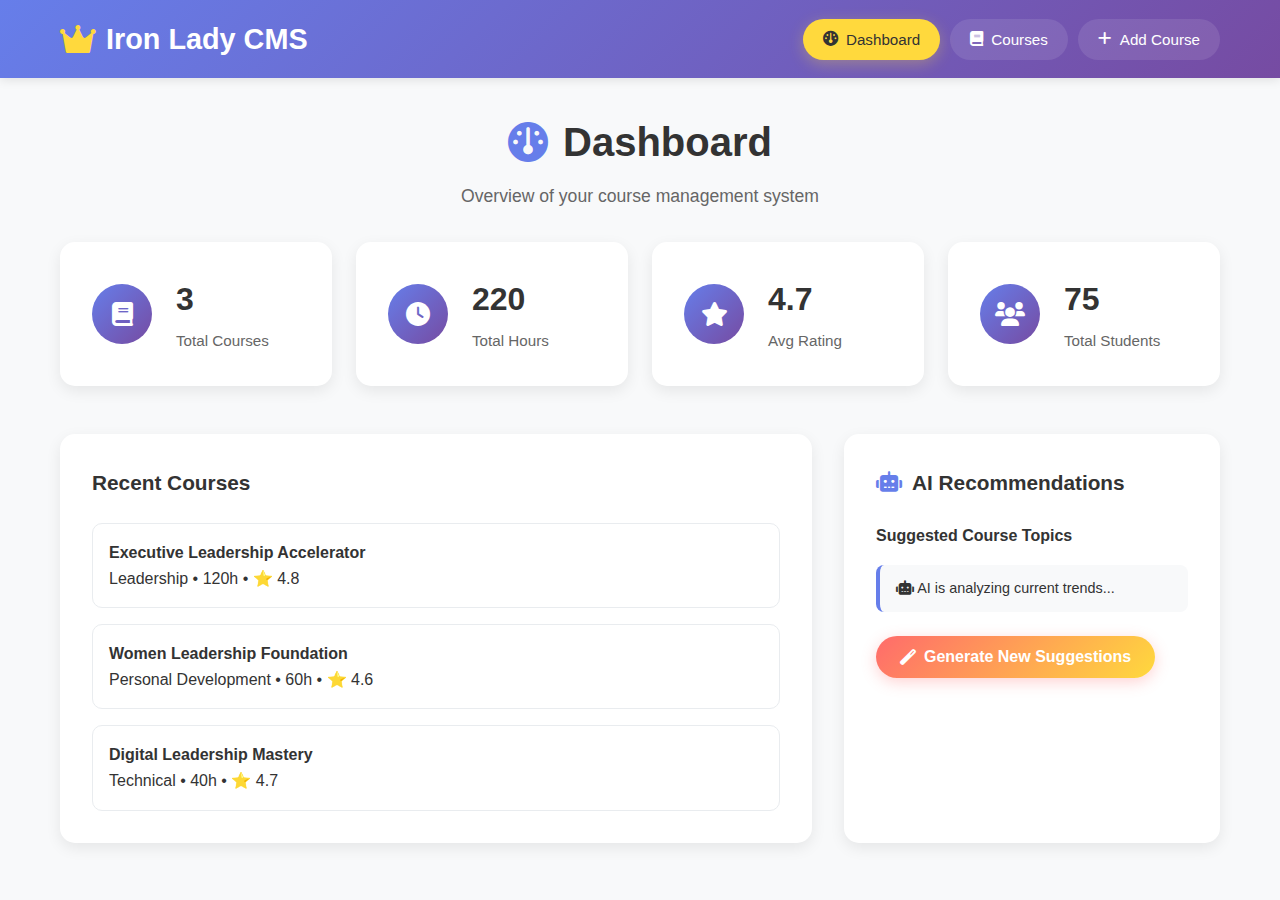
<file: task2-simple-app/index.html>
<!DOCTYPE html>
<html lang="en">
<head>
    <meta charset="UTF-8">
    <meta name="viewport" content="width=device-width, initial-scale=1.0">
    <title>Iron Lady Course Management System</title>
    <link rel="stylesheet" href="styles.css">
    <link rel="stylesheet" href="https://cdnjs.cloudflare.com/ajax/libs/font-awesome/6.0.0/css/all.min.css">
</head>
<body>
    <!-- Header -->
    <header class="header">
        <div class="container">
            <div class="logo">
                <i class="fas fa-crown"></i>
                <h1>Iron Lady CMS</h1>
            </div>
            <nav class="nav">
                <button class="nav-btn active" onclick="showSection('dashboard')">
                    <i class="fas fa-dashboard"></i> Dashboard
                </button>
                <button class="nav-btn" onclick="showSection('courses')">
                    <i class="fas fa-book"></i> Courses
                </button>
                <button class="nav-btn" onclick="showSection('add-course')">
                    <i class="fas fa-plus"></i> Add Course
                </button>
            </nav>
        </div>
    </header>

    <main class="main">
        <!-- Dashboard Section -->
        <section id="dashboard" class="section active">
            <div class="container">
                <div class="section-header">
                    <h2><i class="fas fa-dashboard"></i> Dashboard</h2>
                    <p>Overview of your course management system</p>
                </div>

                <div class="stats-grid">
                    <div class="stat-card">
                        <div class="stat-icon">
                            <i class="fas fa-book"></i>
                        </div>
                        <div class="stat-content">
                            <h3 id="totalCourses">0</h3>
                            <p>Total Courses</p>
                        </div>
                    </div>
                    <div class="stat-card">
                        <div class="stat-icon">
                            <i class="fas fa-clock"></i>
                        </div>
                        <div class="stat-content">
                            <h3 id="totalDuration">0</h3>
                            <p>Total Hours</p>
                        </div>
                    </div>
                    <div class="stat-card">
                        <div class="stat-icon">
                            <i class="fas fa-star"></i>
                        </div>
                        <div class="stat-content">
                            <h3 id="avgRating">0</h3>
                            <p>Avg Rating</p>
                        </div>
                    </div>
                    <div class="stat-card">
                        <div class="stat-icon">
                            <i class="fas fa-users"></i>
                        </div>
                        <div class="stat-content">
                            <h3 id="totalStudents">0</h3>
                            <p>Total Students</p>
                        </div>
                    </div>
                </div>

                <div class="dashboard-content">
                    <div class="recent-courses">
                        <h3>Recent Courses</h3>
                        <div id="recentCoursesList" class="courses-preview">
                            <!-- Recent courses will be populated here -->
                        </div>
                    </div>
                    
                    <div class="ai-recommendations">
                        <h3><i class="fas fa-robot"></i> AI Recommendations</h3>
                        <div class="recommendation-card">
                            <h4>Suggested Course Topics</h4>
                            <div id="aiSuggestions" class="ai-suggestions-list">
                                <!-- AI suggestions will be populated here -->
                            </div>
                            <button class="btn btn-ai" onclick="generateAISuggestions()">
                                <i class="fas fa-magic"></i> Generate New Suggestions
                            </button>
                        </div>
                    </div>
                </div>
            </div>
        </section>

        <!-- Courses Section -->
        <section id="courses" class="section">
            <div class="container">
                <div class="section-header">
                    <h2><i class="fas fa-book"></i> All Courses</h2>
                    <div class="controls">
                        <div class="search-box">
                            <i class="fas fa-search"></i>
                            <input type="text" id="searchInput" placeholder="Search courses..." onkeyup="filterCourses()">
                        </div>
                        <select id="filterCategory" onchange="filterCourses()">
                            <option value="">All Categories</option>
                            <option value="Leadership">Leadership</option>
                            <option value="Management">Management</option>
                            <option value="Communication">Communication</option>
                            <option value="Technical">Technical</option>
                            <option value="Personal Development">Personal Development</option>
                        </select>
                        <select id="sortBy" onchange="sortCourses()">
                            <option value="name">Sort by Name</option>
                            <option value="date">Sort by Date</option>
                            <option value="duration">Sort by Duration</option>
                            <option value="rating">Sort by Rating</option>
                        </select>
                    </div>
                </div>

                <div id="coursesList" class="courses-grid">
                    <!-- Courses will be populated here -->
                </div>
            </div>
        </section>

        <!-- Add Course Section -->
        <section id="add-course" class="section">
            <div class="container">
                <div class="section-header">
                    <h2><i class="fas fa-plus"></i> Add New Course</h2>
                    <p>Create a new course for Iron Lady's curriculum</p>
                </div>

                <div class="form-container">
                    <form id="courseForm" class="course-form">
                        <div class="form-grid">
                            <div class="form-group">
                                <label for="courseName">Course Name <span class="required">*</span></label>
                                <input type="text" id="courseName" name="courseName" required>
                                <div class="ai-assist">
                                    <button type="button" class="btn-ai-small" onclick="generateCourseName()">
                                        <i class="fas fa-magic"></i> AI Suggest
                                    </button>
                                </div>
                            </div>

                            <div class="form-group">
                                <label for="courseCategory">Category <span class="required">*</span></label>
                                <select id="courseCategory" name="courseCategory" required>
                                    <option value="">Select Category</option>
                                    <option value="Leadership">Leadership</option>
                                    <option value="Management">Management</option>
                                    <option value="Communication">Communication</option>
                                    <option value="Technical">Technical</option>
                                    <option value="Personal Development">Personal Development</option>
                                </select>
                            </div>

                            <div class="form-group">
                                <label for="courseDuration">Duration (hours) <span class="required">*</span></label>
                                <input type="number" id="courseDuration" name="courseDuration" min="1" max="1000" required>
                            </div>

                            <div class="form-group">
                                <label for="courseRating">Rating (1-5)</label>
                                <div class="rating-input">
                                    <div class="stars" id="starRating">
                                        <span class="star" data-rating="1">⭐</span>
                                        <span class="star" data-rating="2">⭐</span>
                                        <span class="star" data-rating="3">⭐</span>
                                        <span class="star" data-rating="4">⭐</span>
                                        <span class="star" data-rating="5">⭐</span>
                                    </div>
                                    <input type="hidden" id="courseRating" name="courseRating" value="5">
                                </div>
                            </div>

                            <div class="form-group">
                                <label for="coursePrice">Price ($)</label>
                                <input type="number" id="coursePrice" name="coursePrice" min="0" step="0.01">
                            </div>

                            <div class="form-group">
                                <label for="courseStudents">Max Students</label>
                                <input type="number" id="courseStudents" name="courseStudents" min="1" value="25">
                            </div>
                        </div>

                        <div class="form-group full-width">
                            <label for="courseDescription">Description <span class="required">*</span></label>
                            <textarea id="courseDescription" name="courseDescription" rows="4" required></textarea>
                            <div class="ai-assist">
                                <button type="button" class="btn-ai-small" onclick="generateCourseDescription()">
                                    <i class="fas fa-magic"></i> AI Generate Description
                                </button>
                            </div>
                        </div>

                        <div class="form-group full-width">
                            <label for="courseLearningOutcomes">Learning Outcomes</label>
                            <textarea id="courseLearningOutcomes" name="courseLearningOutcomes" rows="3" 
                                placeholder="What will students learn from this course?"></textarea>
                        </div>

                        <div class="form-actions">
                            <button type="button" class="btn btn-secondary" onclick="resetForm()">
                                <i class="fas fa-refresh"></i> Reset
                            </button>
                            <button type="submit" class="btn btn-primary">
                                <i class="fas fa-save"></i> <span id="submitText">Save Course</span>
                            </button>
                        </div>
                    </form>
                </div>
            </div>
        </section>
    </main>

    <!-- Course Detail Modal -->
    <div id="courseModal" class="modal">
        <div class="modal-content">
            <span class="close" onclick="closeModal()">&times;</span>
            <div id="courseDetails">
                <!-- Course details will be populated here -->
            </div>
        </div>
    </div>

    <!-- Toast Notifications -->
    <div id="toast" class="toast">
        <div class="toast-content">
            <i class="fas fa-check-circle"></i>
            <span class="toast-message"></span>
        </div>
    </div>

    <script src="script.js"></script>
</body>
</html>
</file>
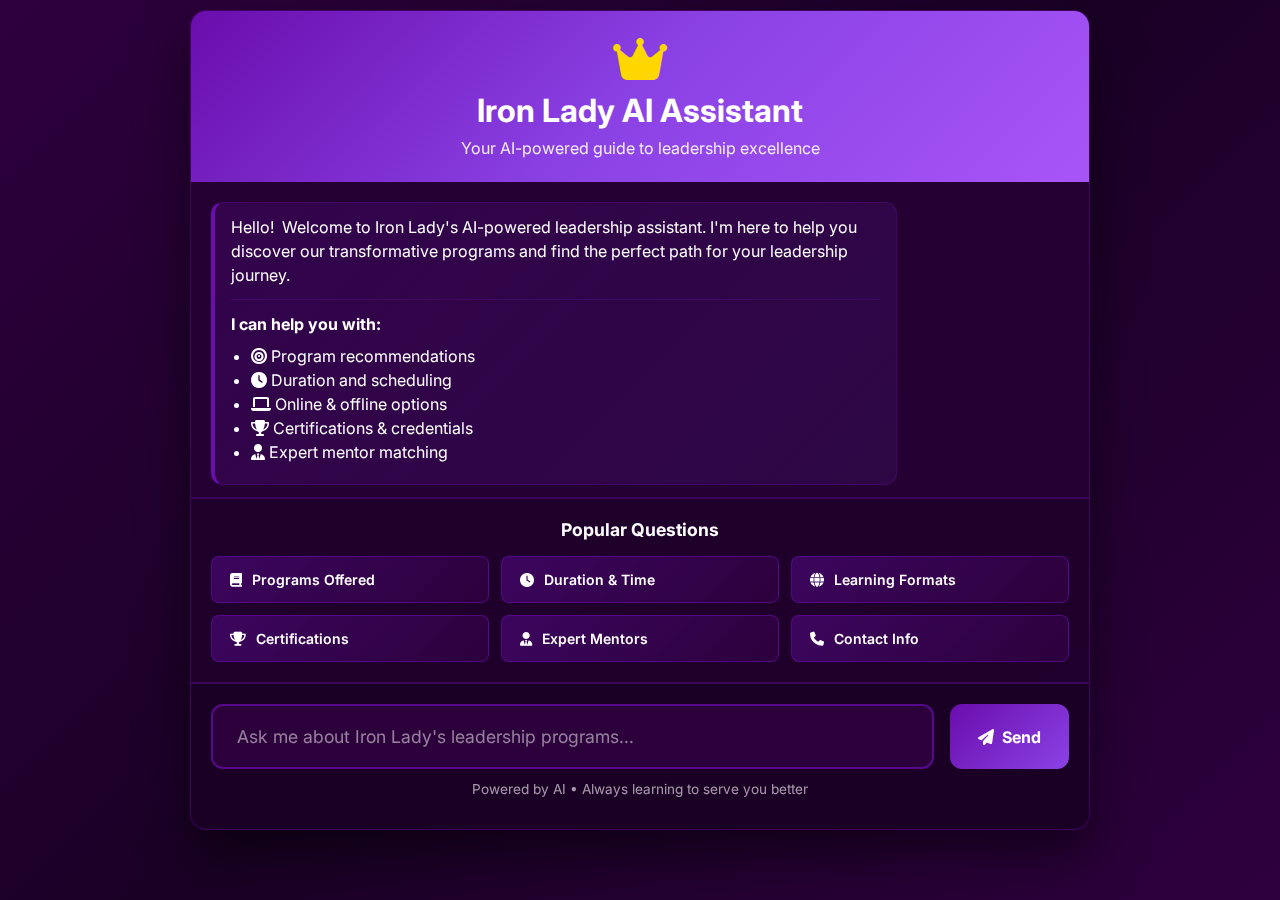
<file: task1-chatbot/index_working.html>
<!DOCTYPE html>
<html lang="en">
<head>
    <meta charset="UTF-8">
    <meta name="viewport" content="width=device-width, initial-scale=1.0">
    <title>Iron Lady AI Chatbot</title>
    <link rel="stylesheet" href="https://cdnjs.cloudflare.com/ajax/libs/font-awesome/6.4.0/css/all.min.css">
    <link href="https://fonts.googleapis.com/css2?family=Inter:wght@400;500;600;700&display=swap" rel="stylesheet">
    <style>
        * {
            margin: 0;
            padding: 0;
            box-sizing: border-box;
        }

        body {
            font-family: 'Inter', system-ui, sans-serif;
            background: linear-gradient(135deg, #2E003E 0%, #1A0025 50%, #2E003E 100%);
            min-height: 100vh;
            color: white;
            padding: 10px;
        }

        .chatbot-container {
            max-width: 900px;
            margin: 0 auto;
            background: rgba(46, 0, 62, 0.95);
            border-radius: 16px;
            box-shadow: 0 25px 50px rgba(0, 0, 0, 0.5);
            border: 1px solid rgba(106, 13, 173, 0.3);
            overflow: hidden;
            backdrop-filter: blur(15px);
        }

        .chatbot-header {
            background: linear-gradient(135deg, #6A0DAD 0%, #8B42E5 50%, #A855F7 100%);
            padding: 24px;
            text-align: center;
        }

        .logo-icon {
            font-size: 3rem;
            color: #FFD700;
            margin-bottom: 8px;
        }

        .chatbot-header h1 {
            font-size: 2rem;
            font-weight: 700;
            margin-bottom: 8px;
        }

        .chatbot-header p {
            font-size: 1rem;
            opacity: 0.9;
        }

        .chat-container {
            height: 500px;
            display: flex;
            flex-direction: column;
        }

        .chat-messages {
            flex: 1;
            overflow-y: auto;
            padding: 20px;
            background: rgba(26, 0, 37, 0.4);
        }

        .message {
            margin-bottom: 16px;
            padding: 12px 16px;
            border-radius: 12px;
            max-width: 80%;
            line-height: 1.5;
        }

        .bot-message {
            background: linear-gradient(135deg, rgba(106, 13, 173, 0.2), rgba(139, 66, 229, 0.1));
            border: 1px solid rgba(106, 13, 173, 0.3);
            border-left: 4px solid #6A0DAD;
            margin-right: auto;
        }

        .user-message {
            background: linear-gradient(135deg, rgba(168, 85, 247, 0.2), rgba(106, 13, 173, 0.1));
            border: 1px solid rgba(168, 85, 247, 0.3);
            border-right: 4px solid #A855F7;
            margin-left: auto;
            text-align: right;
        }

        .quick-actions {
            padding: 20px;
            background: rgba(26, 0, 37, 0.7);
            border-top: 2px solid rgba(106, 13, 173, 0.4);
        }

        .quick-actions h3 {
            text-align: center;
            margin-bottom: 16px;
            font-size: 1.1rem;
            color: white;
        }

        .quick-buttons {
            display: grid;
            grid-template-columns: repeat(auto-fit, minmax(250px, 1fr));
            gap: 12px;
        }

        .quick-btn {
            background: linear-gradient(135deg, rgba(106, 13, 173, 0.4), rgba(46, 0, 62, 0.9));
            color: white;
            border: 1px solid rgba(106, 13, 173, 0.6);
            border-radius: 8px;
            padding: 14px 18px;
            font-weight: 600;
            cursor: pointer;
            font-family: inherit;
            font-size: 0.875rem;
            transition: all 0.2s ease;
            display: flex;
            align-items: center;
            gap: 10px;
            text-align: left;
        }

        .quick-btn:hover {
            background: linear-gradient(135deg, #6A0DAD, #8B42E5);
            transform: translateY(-1px);
            box-shadow: 0 6px 20px rgba(0, 0, 0, 0.4);
        }

        .chat-input-section {
            background: rgba(26, 0, 37, 0.9);
            border-top: 2px solid rgba(106, 13, 173, 0.4);
            padding: 20px;
        }

        .input-wrapper {
            display: flex;
            gap: 16px;
            max-width: 900px;
            margin: 0 auto;
        }

        #userInput {
            flex: 1;
            border: 2px solid rgba(106, 13, 173, 0.7);
            border-radius: 12px;
            padding: 20px 24px;
            font-family: inherit;
            font-size: 1.1rem;
            background: rgba(46, 0, 62, 0.9);
            color: white;
            min-height: 65px;
            outline: none;
            transition: all 0.2s ease;
        }

        #userInput::placeholder {
            color: rgba(255, 255, 255, 0.5);
        }

        #userInput:focus {
            border-color: #6A0DAD;
            box-shadow: 0 0 0 3px rgba(106, 13, 173, 0.25);
            background: rgba(46, 0, 62, 0.95);
        }

        .send-btn {
            background: linear-gradient(135deg, #6A0DAD, #8B42E5);
            color: white;
            border: none;
            border-radius: 12px;
            padding: 20px 28px;
            font-weight: 700;
            cursor: pointer;
            font-family: inherit;
            font-size: 1rem;
            min-height: 65px;
            display: flex;
            align-items: center;
            gap: 8px;
            transition: all 0.2s ease;
        }

        .send-btn:hover {
            background: linear-gradient(135deg, #8B42E5, #A855F7);
            transform: translateY(-2px);
            box-shadow: 0 8px 25px rgba(0, 0, 0, 0.4);
        }

        .input-footer {
            text-align: center;
            padding: 12px;
            color: rgba(255, 255, 255, 0.6);
            font-size: 0.85rem;
        }

        /* Mobile responsive */
        @media (max-width: 768px) {
            .chatbot-container {
                margin: 5px;
                height: calc(100vh - 10px);
            }
            
            .quick-buttons {
                grid-template-columns: 1fr 1fr;
            }
            
            #userInput {
                font-size: 16px;
                padding: 16px 20px;
                min-height: 55px;
            }
            
            .send-btn {
                padding: 16px 20px;
                min-height: 55px;
            }
        }

        @media (max-width: 480px) {
            .quick-buttons {
                grid-template-columns: 1fr;
            }
        }
    </style>
</head>
<body>
    <div class="chatbot-container">
        <!-- Header -->
        <div class="chatbot-header">
            <i class="fas fa-crown logo-icon"></i>
            <h1>Iron Lady AI Assistant</h1>
            <p>Your AI-powered guide to leadership excellence</p>
        </div>

        <!-- Chat Container -->
        <div class="chat-container">
            <!-- Messages Area -->
            <div class="chat-messages" id="chatMessages">
                <!-- Welcome Message -->
                <div class="message bot-message">
                    <p>Hello! <i class="fas fa-hand-wave"></i> Welcome to Iron Lady's AI-powered leadership assistant. I'm here to help you discover our transformative programs and find the perfect path for your leadership journey.</p>
                    
                    <div style="margin-top: 12px; padding-top: 12px; border-top: 1px solid rgba(106, 13, 173, 0.3);">
                        <p><strong>I can help you with:</strong></p>
                        <ul style="margin: 8px 0; padding-left: 20px;">
                            <li><i class="fas fa-bullseye"></i> Program recommendations</li>
                            <li><i class="fas fa-clock"></i> Duration and scheduling</li>
                            <li><i class="fas fa-laptop"></i> Online & offline options</li>
                            <li><i class="fas fa-trophy"></i> Certifications & credentials</li>
                            <li><i class="fas fa-user-tie"></i> Expert mentor matching</li>
                        </ul>
                    </div>
                </div>
            </div>

            <!-- Quick Actions -->
            <div class="quick-actions">
                <h3>Popular Questions</h3>
                <div class="quick-buttons">
                    <button class="quick-btn" onclick="askQuestion('What programs does Iron Lady offer?')">
                        <i class="fas fa-book"></i>
                        Programs Offered
                    </button>
                    <button class="quick-btn" onclick="askQuestion('What are the program durations?')">
                        <i class="fas fa-clock"></i>
                        Duration & Time
                    </button>
                    <button class="quick-btn" onclick="askQuestion('Online or offline programs?')">
                        <i class="fas fa-globe"></i>
                        Learning Formats
                    </button>
                    <button class="quick-btn" onclick="askQuestion('What certifications do you provide?')">
                        <i class="fas fa-trophy"></i>
                        Certifications
                    </button>
                    <button class="quick-btn" onclick="askQuestion('Who are the mentors?')">
                        <i class="fas fa-user-tie"></i>
                        Expert Mentors
                    </button>
                    <button class="quick-btn" onclick="askQuestion('How can I contact you?')">
                        <i class="fas fa-phone"></i>
                        Contact Info
                    </button>
                </div>
            </div>
        </div>

        <!-- Input Section -->
        <div class="chat-input-section">
            <div class="input-wrapper">
                <input type="text" 
                       id="userInput" 
                       placeholder="Ask me about Iron Lady's leadership programs..." 
                       autocomplete="off"
                       onkeypress="handleKeyPress(event)">
                <button class="send-btn" onclick="sendMessage()">
                    <i class="fas fa-paper-plane"></i>
                    Send
                </button>
            </div>
            <div class="input-footer">
                <p>Powered by AI • Always learning to serve you better</p>
            </div>
        </div>
    </div>

    <script src="script.js"></script>
</body>
</html>
</file>
<file: task2-simple-app/styles.css>
/* Reset and Base Styles */
* {
    margin: 0;
    padding: 0;
    box-sizing: border-box;
}

body {
    font-family: 'Segoe UI', Tahoma, Geneva, Verdana, sans-serif;
    line-height: 1.6;
    color: #333;
    background: #f8f9fa;
}

.container {
    max-width: 1200px;
    margin: 0 auto;
    padding: 0 20px;
}

/* Header Styles */
.header {
    background: linear-gradient(135deg, #667eea 0%, #764ba2 100%);
    padding: 1rem 0;
    box-shadow: 0 2px 10px rgba(0, 0, 0, 0.1);
    position: sticky;
    top: 0;
    z-index: 100;
}

.header .container {
    display: flex;
    justify-content: space-between;
    align-items: center;
}

.logo {
    display: flex;
    align-items: center;
    color: white;
    gap: 10px;
}

.logo i {
    font-size: 2rem;
    color: #ffd93d;
}

.logo h1 {
    font-size: 1.8rem;
    font-weight: bold;
}

.nav {
    display: flex;
    gap: 10px;
}

.nav-btn {
    background: rgba(255, 255, 255, 0.1);
    color: white;
    border: none;
    padding: 12px 20px;
    border-radius: 25px;
    cursor: pointer;
    transition: all 0.3s ease;
    font-size: 0.95rem;
    display: flex;
    align-items: center;
    gap: 8px;
}

.nav-btn:hover {
    background: rgba(255, 255, 255, 0.2);
    transform: translateY(-2px);
}

.nav-btn.active {
    background: #ffd93d;
    color: #333;
    box-shadow: 0 4px 15px rgba(255, 217, 61, 0.3);
}

/* Main Content */
.main {
    min-height: calc(100vh - 80px);
    padding: 2rem 0;
}

.section {
    display: none;
}

.section.active {
    display: block;
}

.section-header {
    margin-bottom: 2rem;
    text-align: center;
}

.section-header h2 {
    font-size: 2.5rem;
    color: #333;
    margin-bottom: 0.5rem;
    display: flex;
    align-items: center;
    justify-content: center;
    gap: 15px;
}

.section-header h2 i {
    color: #667eea;
}

.section-header p {
    font-size: 1.1rem;
    color: #666;
}

/* Dashboard Styles */
.stats-grid {
    display: grid;
    grid-template-columns: repeat(auto-fit, minmax(250px, 1fr));
    gap: 1.5rem;
    margin-bottom: 3rem;
}

.stat-card {
    background: white;
    padding: 2rem;
    border-radius: 15px;
    box-shadow: 0 5px 15px rgba(0, 0, 0, 0.08);
    display: flex;
    align-items: center;
    gap: 1.5rem;
    transition: all 0.3s ease;
}

.stat-card:hover {
    transform: translateY(-5px);
    box-shadow: 0 10px 25px rgba(0, 0, 0, 0.15);
}

.stat-icon {
    background: linear-gradient(135deg, #667eea, #764ba2);
    color: white;
    width: 60px;
    height: 60px;
    border-radius: 50%;
    display: flex;
    align-items: center;
    justify-content: center;
    font-size: 1.5rem;
}

.stat-content h3 {
    font-size: 2rem;
    font-weight: bold;
    color: #333;
    margin-bottom: 0.25rem;
}

.stat-content p {
    color: #666;
    font-size: 0.95rem;
}

.dashboard-content {
    display: grid;
    grid-template-columns: 2fr 1fr;
    gap: 2rem;
}

.recent-courses, .ai-recommendations {
    background: white;
    padding: 2rem;
    border-radius: 15px;
    box-shadow: 0 5px 15px rgba(0, 0, 0, 0.08);
}

.recent-courses h3, .ai-recommendations h3 {
    font-size: 1.3rem;
    margin-bottom: 1.5rem;
    color: #333;
    display: flex;
    align-items: center;
    gap: 10px;
}

.ai-recommendations h3 i {
    color: #667eea;
}

.courses-preview {
    display: flex;
    flex-direction: column;
    gap: 1rem;
}

.course-preview-item {
    padding: 1rem;
    border: 1px solid #e9ecef;
    border-radius: 10px;
    transition: all 0.3s ease;
}

.course-preview-item:hover {
    border-color: #667eea;
    transform: translateX(5px);
}

.recommendation-card h4 {
    color: #333;
    margin-bottom: 1rem;
}

.ai-suggestions-list {
    margin-bottom: 1.5rem;
}

.ai-suggestion-item {
    background: #f8f9fa;
    padding: 0.75rem 1rem;
    border-radius: 8px;
    margin-bottom: 0.5rem;
    border-left: 4px solid #667eea;
    font-size: 0.9rem;
}

/* Courses Section */
.controls {
    display: flex;
    gap: 1rem;
    align-items: center;
    flex-wrap: wrap;
}

.search-box {
    position: relative;
    flex: 1;
    min-width: 250px;
}

.search-box i {
    position: absolute;
    left: 15px;
    top: 50%;
    transform: translateY(-50%);
    color: #666;
}

.search-box input {
    width: 100%;
    padding: 12px 15px 12px 45px;
    border: 2px solid #e9ecef;
    border-radius: 25px;
    font-size: 1rem;
    outline: none;
    transition: all 0.3s ease;
}

.search-box input:focus {
    border-color: #667eea;
    box-shadow: 0 0 0 3px rgba(102, 126, 234, 0.1);
}

.controls select {
    padding: 12px 15px;
    border: 2px solid #e9ecef;
    border-radius: 25px;
    background: white;
    font-size: 1rem;
    outline: none;
    cursor: pointer;
    transition: all 0.3s ease;
}

.controls select:focus {
    border-color: #667eea;
}

.courses-grid {
    display: grid;
    grid-template-columns: repeat(auto-fill, minmax(350px, 1fr));
    gap: 1.5rem;
    margin-top: 2rem;
}

.course-card {
    background: white;
    border-radius: 15px;
    overflow: hidden;
    box-shadow: 0 5px 15px rgba(0, 0, 0, 0.08);
    transition: all 0.3s ease;
    cursor: pointer;
}

.course-card:hover {
    transform: translateY(-5px);
    box-shadow: 0 10px 25px rgba(0, 0, 0, 0.15);
}

.course-header {
    background: linear-gradient(135deg, #667eea, #764ba2);
    color: white;
    padding: 1.5rem;
}

.course-header h3 {
    font-size: 1.25rem;
    margin-bottom: 0.5rem;
}

.course-category {
    background: rgba(255, 255, 255, 0.2);
    color: white;
    padding: 0.25rem 0.75rem;
    border-radius: 15px;
    font-size: 0.8rem;
    display: inline-block;
}

.course-content {
    padding: 1.5rem;
}

.course-meta {
    display: flex;
    justify-content: space-between;
    align-items: center;
    margin-bottom: 1rem;
    font-size: 0.9rem;
    color: #666;
}

.course-rating {
    color: #ffc107;
}

.course-description {
    color: #666;
    line-height: 1.5;
    margin-bottom: 1rem;
}

.course-actions {
    display: flex;
    gap: 0.5rem;
}

/* Form Styles */
.form-container {
    background: white;
    padding: 2rem;
    border-radius: 15px;
    box-shadow: 0 5px 15px rgba(0, 0, 0, 0.08);
    max-width: 800px;
    margin: 0 auto;
}

.form-grid {
    display: grid;
    grid-template-columns: repeat(auto-fit, minmax(250px, 1fr));
    gap: 1.5rem;
    margin-bottom: 1.5rem;
}

.form-group {
    display: flex;
    flex-direction: column;
}

.form-group.full-width {
    grid-column: 1 / -1;
}

.form-group label {
    font-weight: 600;
    margin-bottom: 0.5rem;
    color: #333;
}

.required {
    color: #e74c3c;
}

.form-group input,
.form-group select,
.form-group textarea {
    padding: 12px 15px;
    border: 2px solid #e9ecef;
    border-radius: 10px;
    font-size: 1rem;
    outline: none;
    transition: all 0.3s ease;
}

.form-group input:focus,
.form-group select:focus,
.form-group textarea:focus {
    border-color: #667eea;
    box-shadow: 0 0 0 3px rgba(102, 126, 234, 0.1);
}

.rating-input {
    display: flex;
    align-items: center;
    gap: 1rem;
}

.stars {
    display: flex;
    gap: 0.25rem;
}

.star {
    font-size: 1.5rem;
    cursor: pointer;
    transition: all 0.3s ease;
    filter: grayscale(100%);
}

.star.active {
    filter: grayscale(0%);
}

.ai-assist {
    margin-top: 0.5rem;
}

.btn-ai-small {
    background: linear-gradient(135deg, #667eea, #764ba2);
    color: white;
    border: none;
    padding: 0.5rem 1rem;
    border-radius: 20px;
    cursor: pointer;
    font-size: 0.85rem;
    transition: all 0.3s ease;
}

.btn-ai-small:hover {
    transform: translateY(-2px);
    box-shadow: 0 4px 10px rgba(102, 126, 234, 0.3);
}

/* Button Styles */
.btn {
    padding: 12px 24px;
    border: none;
    border-radius: 25px;
    cursor: pointer;
    font-size: 1rem;
    font-weight: 600;
    transition: all 0.3s ease;
    display: inline-flex;
    align-items: center;
    gap: 8px;
    text-decoration: none;
}

.btn-primary {
    background: linear-gradient(135deg, #667eea, #764ba2);
    color: white;
}

.btn-primary:hover {
    transform: translateY(-2px);
    box-shadow: 0 5px 15px rgba(102, 126, 234, 0.3);
}

.btn-secondary {
    background: #6c757d;
    color: white;
}

.btn-secondary:hover {
    background: #5a6268;
    transform: translateY(-2px);
}

.btn-danger {
    background: #dc3545;
    color: white;
}

.btn-danger:hover {
    background: #c82333;
    transform: translateY(-2px);
}

.btn-small {
    padding: 8px 16px;
    font-size: 0.85rem;
}

.btn-ai {
    background: linear-gradient(135deg, #ff6b6b, #ffd93d);
    color: white;
    box-shadow: 0 4px 15px rgba(255, 107, 107, 0.3);
}

.btn-ai:hover {
    transform: translateY(-2px);
    box-shadow: 0 6px 20px rgba(255, 107, 107, 0.4);
}

.form-actions {
    display: flex;
    justify-content: flex-end;
    gap: 1rem;
}

/* Modal Styles */
.modal {
    display: none;
    position: fixed;
    z-index: 1000;
    left: 0;
    top: 0;
    width: 100%;
    height: 100%;
    background: rgba(0, 0, 0, 0.5);
    backdrop-filter: blur(5px);
}

.modal-content {
    position: relative;
    background: white;
    margin: 5% auto;
    padding: 2rem;
    border-radius: 15px;
    width: 90%;
    max-width: 600px;
    max-height: 80vh;
    overflow-y: auto;
    box-shadow: 0 20px 40px rgba(0, 0, 0, 0.2);
}

.close {
    position: absolute;
    top: 15px;
    right: 25px;
    color: #aaa;
    font-size: 28px;
    font-weight: bold;
    cursor: pointer;
    transition: color 0.3s ease;
}

.close:hover {
    color: #333;
}

.course-detail-header {
    margin-bottom: 2rem;
}

.course-detail-title {
    font-size: 1.8rem;
    color: #333;
    margin-bottom: 0.5rem;
}

.course-detail-meta {
    display: flex;
    gap: 1rem;
    margin-bottom: 1rem;
    flex-wrap: wrap;
}

.meta-item {
    background: #f8f9fa;
    padding: 0.5rem 1rem;
    border-radius: 20px;
    font-size: 0.9rem;
    color: #666;
}

.course-detail-actions {
    display: flex;
    gap: 1rem;
    margin-top: 2rem;
    justify-content: center;
}

/* Toast Notification */
.toast {
    position: fixed;
    top: 20px;
    right: 20px;
    background: #28a745;
    color: white;
    padding: 1rem 1.5rem;
    border-radius: 10px;
    box-shadow: 0 5px 15px rgba(40, 167, 69, 0.3);
    transform: translateX(100%);
    opacity: 0;
    transition: all 0.3s ease;
    z-index: 1001;
}

.toast.show {
    transform: translateX(0);
    opacity: 1;
}

.toast.error {
    background: #dc3545;
}

.toast-content {
    display: flex;
    align-items: center;
    gap: 0.5rem;
}

/* Empty State */
.empty-state {
    text-align: center;
    padding: 3rem;
    color: #666;
}

.empty-state i {
    font-size: 4rem;
    color: #ccc;
    margin-bottom: 1rem;
}

.empty-state h3 {
    font-size: 1.5rem;
    margin-bottom: 0.5rem;
}

/* Responsive Design */
@media (max-width: 768px) {
    .header .container {
        flex-direction: column;
        gap: 1rem;
    }

    .nav {
        flex-wrap: wrap;
        justify-content: center;
    }

    .nav-btn {
        padding: 10px 16px;
        font-size: 0.9rem;
    }

    .section-header h2 {
        font-size: 2rem;
        flex-direction: column;
        gap: 10px;
    }

    .stats-grid {
        grid-template-columns: 1fr;
    }

    .dashboard-content {
        grid-template-columns: 1fr;
    }

    .controls {
        flex-direction: column;
        align-items: stretch;
    }

    .search-box {
        min-width: auto;
    }

    .courses-grid {
        grid-template-columns: 1fr;
    }

    .form-grid {
        grid-template-columns: 1fr;
    }

    .form-actions {
        flex-direction: column;
    }

    .btn {
        text-align: center;
    }

    .course-detail-meta {
        flex-direction: column;
    }

    .course-detail-actions {
        flex-direction: column;
    }
}

@media (max-width: 480px) {
    .container {
        padding: 0 10px;
    }

    .main {
        padding: 1rem 0;
    }

    .form-container {
        padding: 1rem;
    }

    .modal-content {
        margin: 10% auto;
        padding: 1rem;
        width: 95%;
    }
}
</file>
